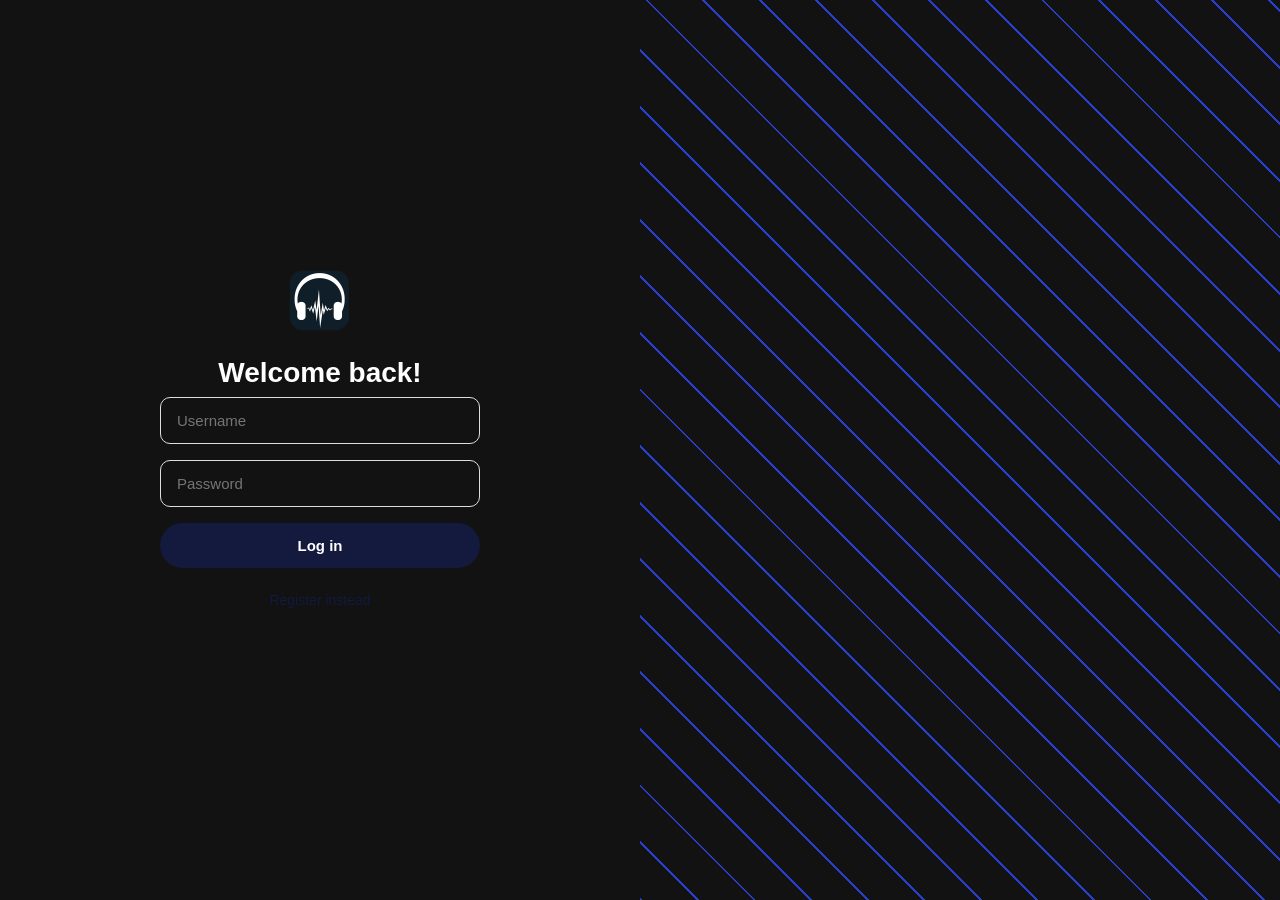
<file: static/index.html>
<!DOCTYPE html>
<html lang="en">
<head>
    <meta charset="UTF-8">
    <title>Loop Player</title>
    <link rel="stylesheet" href="/static/style.css">
    <meta name="viewport" content="width=device-width, initial-scale=1, viewport-fit=cover">
</head>
<body>
    <div class="page">
        <div class="form-side">
            <div class="form-card">
                <div class="logo-mark">
                    <img src="/static/music_player_icon.png" alt="Logo">
                </div>
                <h1>Welcome back!</h1>

                <input type="text" id="username" placeholder="Username" autocapitalize="none" autocorrect="off" spellcheck="false" autocomplete="username">
                <input type="password" id="password" placeholder="Password" autocapitalize="none" autocorrect="off" spellcheck="false" autocomplete="current-password">

                <button id="login-btn" class="primary-btn">Log in</button>
                <button id="register-btn" class="secondary-btn">Register instead</button>

                <p id="auth-message" class="message"></p>
            </div>
        </div>
        <div class="art-side"></div>
    </div>

    <script src="/static/app.js"></script>
</body>
</html>
</file>
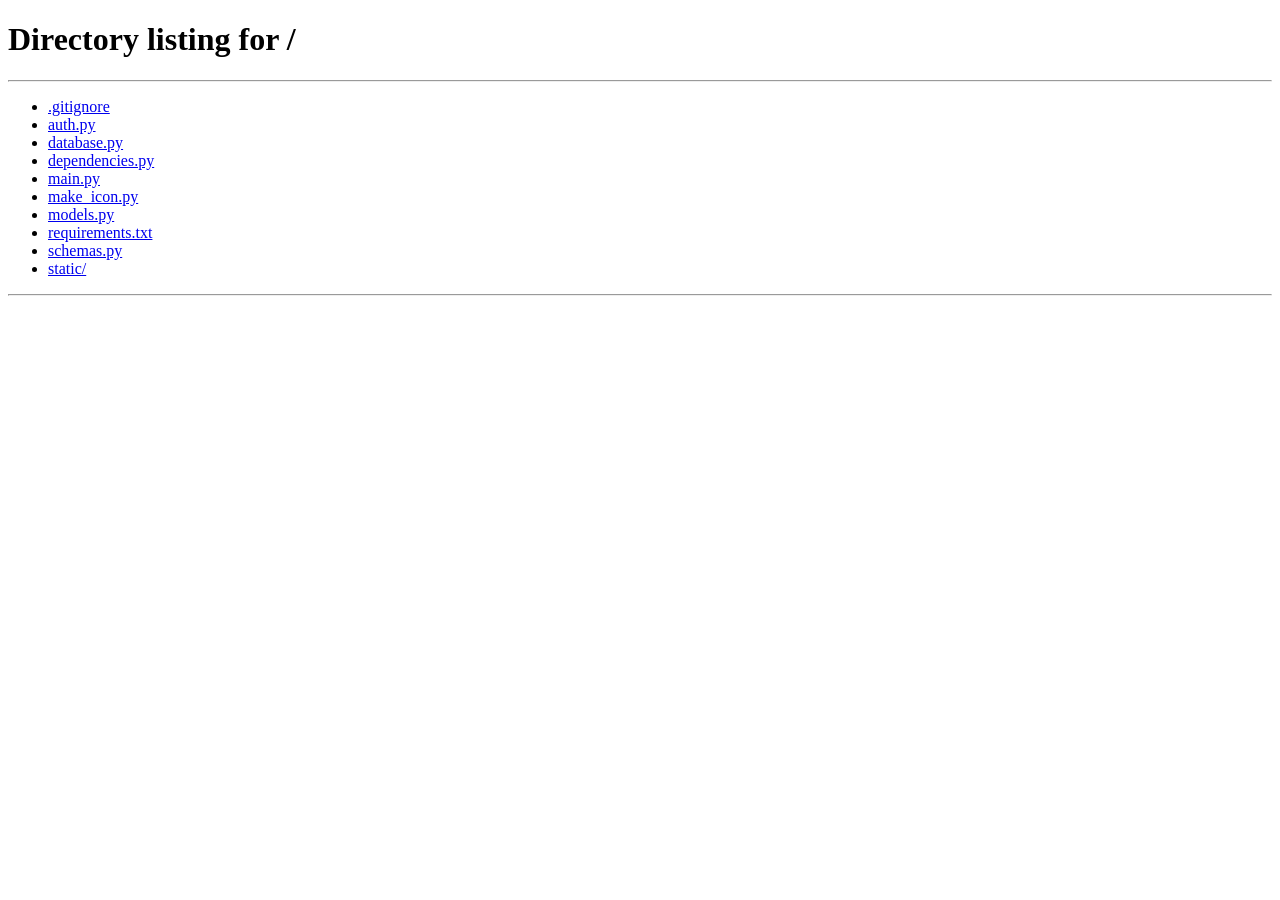
<file: static/library.html>
<!DOCTYPE html>
<html lang="en">
<head>
    <meta charset="UTF-8">
    <title>Your Library</title>
    <link rel="stylesheet" href="/static/style.css">
    <meta name="viewport" content="width=device-width, initial-scale=1, viewport-fit=cover">
    <link rel="manifest" href="/static/manifest.json">
    <meta name="theme-color" content="#0d1230">
    <link rel="apple-touch-icon" href="/static/icon-192.png">
</head>
<body class="dark">
    <div class="app-shell">
        <header class="top-bar">
            <img src="/static/music_player_icon.png" class="top-logo" alt="Logo">
            <h1 id="page-title">Your Library</h1>
        </header>
        <p id="offline-message" class="offline-message hidden">Can't connect to server! Showing your downloads.</p>

        <section class="add-song-card" id="add-song-card">
            <input type="text" id="song-title" placeholder="Song title">
            <input type="text" id="song-url" placeholder="Song URL">
            <button id="add-song-btn">Add Song</button>
            <p id="add-message"></p>
        </section>
        
        <section id="song-list" class="track-list"></section>
        <audio id="player"></audio>
    </div>
    <div id="mini-player" class="mini-player hidden">
        <!-- Row 1: Left Song Details & Right Control Panel Grouped Center -->
        <div class="player-top-row">
            <div class="mini-player-info">
                <div id="now-playing-title" class="mini-title">—</div>
            </div>
            
            <div class="loop-controls">
                <button id="loop" title="Enable repeat" >
                    <svg class="loop-icon" xmlns="http://www.w3.org/2000/svg" viewBox="0 0 24 24" width="24" height="24"       stroke="currentColor" stroke-width="2" stroke-linecap="round" stroke-linejoin="round">
                        <!-- Square loop with rounded corners -->
                        <path d="M17 17H7a3 3 0 0 1-3-3V10a3 3 0 0 1 3-3h12a3 3 0 0 1 3 3v4a3 3 0 0 1-2.12 2.86" />
                        <!-- Arrowhead pointing to the right, barely missing the tail -->
                        <polyline points="16 4 19 7 16 10" />
                    </svg>
                </button>
                <button id="Previous-song" title="Previous song">⏮</button>
                <div class="mini-controls">
                    <button id="play-pause-btn">▶</button>
                </div>
                <button id="Next-song" title="Next song">⏭</button>
                <button id="toggle-segment-btn" title="short loop" aria-label="Repeat" class="repeat">
                    <svg class="repeat-icon" viewBox="0 0 24 24">
                        <path d="M19 8l-4 4h3c0 3.31-2.69 6-6 6-1.01 0-1.97-.25-2.8-.7l-1.46 1.46C8.97 19.54 10.43 20 12 20c4.42 0 8-3.58 8-8h3l-4-4z"/>
                        <path d="M6 12c0-3.31 2.69-6 6-6 1.01 0 1.97.25 2.8.7l1.46-1.46C15.03 4.46 13.57 4 12 4c-4.42 0-8 3.58-8 8H1l4 4 4-4H6z"/>
                    </svg>
                </button>
            </div>
            
            <!-- Right Empty Space balancing the title width so controls stay dead-center -->
            <div class="player-right-spacer"></div>
        </div>

        <!-- Row 2: Bottom Progress Timeline -->
        <div class="player-bottom-row">
            <!-- Added id="current-time-text" -->
            <span id="current-time-text" class="time-stamp current-time">0:00</span>
        
            <div id="progress-bar" class="progress-bar">
                <div id="progress-fill" class="progress-fill"></div>
                <div id="loop-region" class="loop-region hidden">
                    <div id="loop-handle-left" class="loop-handle left"></div>
                    <div class="loop-center-content">
                        <div id="center-fill" class="loop-center-fill"></div>
                    </div>
                    <div id="loop-handle-right" class="loop-handle right"></div>
                </div>
            </div>
            
            <!-- Added id="total-duration-text" -->
            <span id="total-duration-text" class="time-stamp total-time">0:00</span>
        </div>
    </div>
    
    <nav class="bottom-nav">
        <button class="nav-item active" id="home-btn">Home</button>
        <button class="nav-item" id="download-btn">Downloads
            <svg class="download-icon" xmlns="http://www.w3.org/2000/svg" width="24" height="24" viewBox="0 0 24 24" fill="none" stroke="currentColor" stroke-width="2" stroke-linecap="round" stroke-linejoin="round">
                <path d="M21 15v4a2 2 0 0 1-2 2H5a2 2 0 0 1-2-2v-4"/>
                <polyline points="7 10 12 15 17 10"/>
                <line x1="12" y1="15" x2="12" y2="3"/>
            </svg>

        </button>
        <button class="nav-item" id="settings-btn">Settings ⚙</button>
    </nav>
    <div id="settings-overlay" class="settings-overlay hidden">
        <div class="settings-panel" role="dialog" aria-modal="true" aria-labelledby="settings-title">
            <div class="settings-header">
                <h2 id="settings-title">Settings</h2>
                <button id="settings-close" aria-label="Close settings">✕</button>
            </div>

            <div class="settings-section">
                <h3>Account</h3>
                <p class="settings-row">Signed in as <strong id="settings-username"></strong></p>
            </div>
            <div class="settings-footer">
                <button id="logout-btn">logout</button>
                <!-- the delete account button goes here later -->
            </div>
        </div>
    </div>
    <script src="/static/library.js"></script>
</body>
</html>
</file>
<file: static/style.css>
* {
    box-sizing: border-box;
    margin: 0;
    padding: 0;
}

body {
    font-family: -apple-system, "Segoe UI", Roboto, sans-serif;
}


 /* LOGIN PAGE */
 .page {
     display: flex;
     min-height: 100vh;
    }

    .form-side {
        flex: 1;
    display: flex;
    align-items: center;
    justify-content: center;
}

.form-card {
    width: 100%;
    max-width: 380px;
    padding: 30px;
}

.logo-mark {
    width: 64px;
    height: 64px;
    margin: 0 auto 24px auto;
}

.logo-mark img {
    width: 100%;
    height: 100%;
    object-fit: contain;
    border-radius: 16x;
}

.form-card h1 {
    text-align: center;
    font-size: 28px;
    margin-bottom: 8px;
}

.form-card input {
    width: 100%;
    padding: 14px 16px;
    margin-bottom: 16px;
    border: 1px solid #ddd;
    border-radius: 10px;
    font-size: 15px;
}

.primary-btn {
    width: 100%;
    padding: 14px;
    background: #131a3d;
    color: white;
    border: none;
    border-radius: 999px;
    font-size: 15px;
    font-weight: 600;
    cursor: pointer;
    margin-bottom: 12px;
}

.primary-btn:hover {
    background: #0d1230;
}

.secondary-btn {
    width: 100%;
    padding: 12px;
    background: none;
    border: none;
    color: #131a3d;
    cursor: pointer;
    font-size: 14px;
}

.message {
    text-align: center;
    margin-top: 12px;
    color: #d33;
    font-size: 14px;
}

.art-side {
    flex: 1;
    background: linear-gradient(135deg, #0a1035, #1c2b7a);
    background-image:
        repeating-linear-gradient(45deg, #2a3fc7 0, #2a3fc7 2px, transparent 2px, transparent 40px);
}

@media (max-width: 800px) {
    .art-side {
        display: none;
    }
}


 /* LIBRARY PAGE */
 body.dark {
     background: #0d1230;
     color: #f2f2f7;
     min-height: 100vh;
     padding-bottom: 80px; /* room for the fixed bottom nav */
    }
    
    .app-shell {
        max-width: 480px;
        margin: 0 auto;
    padding: 20px 16px;
}

.top-bar {
    display: flex;
    align-items: center;
    gap: 12px;
    margin-bottom: 24px;
}

.top-logo {
    width: 40px;
    height: 40px;
    border-radius: 10px;
}

.top-bar h1 {
    font-size: 22px;
}

/* OFFLINE message */
.offline-message {
    background: #3a1f2b;
    color: #ff6b6b;
    font-size: 14px;
    text-align: center;
    padding: 10px 14px;
    border-radius: 10px;
    margin-bottom: 16px;
}

.offline-message.hidden {
    display: none;
}

.add-song-card {
    background: #171d4a;
    border-radius: 16px;
    padding: 16px;
    margin-bottom: 24px;
}

.add-song-card input {
    width: 100%;
    padding: 12px 14px;
    margin-bottom: 10px;
    border: none;
    border-radius: 10px;
    background: #232a5c;
    color: #f2f2f7;
    font-size: 14px;
}

.add-song-card input::placeholder {
    color: #8b90b3;
}

.add-song-card button {
    width: 100%;
    padding: 12px;
    border: none;
    border-radius: 999px;
    background: #4a5bd4;
    color: white;
    font-weight: 600;
    cursor: pointer;
}

.add-song-card button:hover {
    background: #3c4bc0;
}

.add-song-card.hidden {
    display: none;
}

#add-message {
    margin-top: 8px;
    font-size: 13px;
    color: #8b90b3;
}

.track-list {
    display: flex;
    flex-direction: column;
    gap: 4px;
}

.track-row {
    display: flex;
    align-items: center;
    gap: 12px;
    padding: 12px 8px;
    border-radius: 12px;
    cursor: pointer;
}

.track-row:hover {
    background: #171d4a;
}

.track-number {
    width: 24px;
    color: #8b90b3;
    font-size: 14px;
    text-align: center;
}

.track-info {
    flex: 1;
}

.track-title {
    font-size: 15px;
    font-weight: 500;
}

.track-artist {
    font-size: 13px;
    color: #8b90b3;
}



/* DOWNLOAD BUTTON (circle with arrow -> check mark) */
.track-download {
    background: none;
    border: none;
    color: #8b90b3;
    cursor: pointer;
    padding: 6px;
    display: inline-flex;
    align-items: center;
    justify-content: center;
    flex-shrink: 0;
    transition: color 0.2s, transform 0.15s;
}

.track-download:not(.downloaded):hover {
    color: #f2f2f7;
    transform: scale(1.08);
}

.dl-svg {
    width: 26px;                 /* change this to make the icon bigger or smaller */
    height: 26px;
    display: block;
    overflow: visible;
}

.dl-circle {
    fill: transparent;
    transition: fill 0.25s ease;
}

.dl-arrow {
    transform-box: fill-box;
    transform-origin: center;
    transition: opacity 0.2s ease, transform 0.25s ease;
}

/* the check mark is hidden by pushing its dash out of view */
.dl-check {
    stroke: #0d1230;
    stroke-dasharray: 20;
    stroke-dashoffset: 20;
    transition: stroke-dashoffset 0.3s ease 0.1s;
}

/* downloading: spinning ring and a bobbing arrow */
.track-download.loading {
    color: #f2f2f7;
    pointer-events: none;
}

.track-download.loading .dl-circle {
    stroke-dasharray: 20 43;
    transform-box: fill-box;
    transform-origin: center;
    animation: dl-spin 0.9s linear infinite;
}

.track-download.loading .dl-arrow {
    animation: dl-bob 0.9s ease-in-out infinite;
}

/* downloaded: green filled circle, arrow shrinks away, check mark draws in */
.track-download.downloaded {
    color: #00f108d0;
    cursor: default;
}

.track-download.downloaded .dl-circle {
    fill: #00f108d0;
}

.track-download.downloaded .dl-arrow {
    opacity: 0;
    transform: scale(0.5);
}

.track-download.downloaded .dl-check {
    stroke-dashoffset: 0;
}

.track-download.pop .dl-svg {
    animation: dl-pop 0.4s ease;
}

@keyframes dl-spin {
    to { transform: rotate(360deg); }
}

@keyframes dl-bob {
    0%, 100% { transform: translateY(0); }
    50%      { transform: translateY(1.5px); }
}

@keyframes dl-pop {
    0%, 100% { transform: scale(1); }
    50%      { transform: scale(1.25); }
}


/* Remove icon in download section */

.track-remove {
    background: none;
    border: none;
    color: #8b90b3;
    cursor: pointer;
    padding: 6px;
    display: inline-flex;
    align-items: center;
    justify-content: center;
    flex-shrink: 0;
    border-radius: 50%;
    transition: color 0.2s, background-color 0.2s;
}

.track-remove:hover {
    color: #ff6b6b;
    background: rgba(255, 107, 107, 0.1);
}

.track-remove-icon {
    width: 22px;
    height: 22px;
    display: block;
}


/*  NAV */
.bottom-nav {
    position: fixed;
    bottom: 0;
    left: 0;
    right: 0;
    background: #171d4a;
    display: flex;
    justify-content: space-around;
    padding: 14px 0;
}

.nav-item {
    background: none;
    border: none;
    color: #8b90b3;
    font-size: 13px;
    cursor: pointer;
    font-weight: 600;
}

.nav-item.active {
    color: #f2f2f7;
    font-weight: bold;
}

.nav-item:hover{
    color: #f2f2f7;
    font-weight: bold;
}

#download-btn {
    display: inline-flex;
    align-items: center;     /* centers the text and the icon on the same line */
    gap: 8px;                /* space between the text and the icon */
}

.download-icon {
    width: 1.2em;            /* scales with the text size */
    height: 1.2em;
    display: block;          /* removes the baseline gap that pushes it up */
    flex-shrink: 0;
}

.track-row.playing {
    background: #232a5c;
}

.track-row.playing .track-title {
    color: #7c8bff;
}

.track-number .playing-icon {
    display: inline-flex;
    align-items: flex-end;
    gap: 2px;
    height: 12px;
}

.playing-icon span {
    width: 2px;
    background: #7c8bff;
    animation: bounce 0.8s infinite ease-in-out;
}

.playing-icon span:nth-child(1) { height: 40%; animation-delay: 0s; }
.playing-icon span:nth-child(2) { height: 100%; animation-delay: 0.2s; }
.playing-icon span:nth-child(3) { height: 60%; animation-delay: 0.4s; }

@keyframes bounce {
    0%, 100% { transform: scaleY(0.4); }
    50% { transform: scaleY(1); }
}


/* MINI PLAYER */

.mini-player {
    position: fixed;
    bottom: 50px;
    left: 0;
    right: 0;
    background: #171d4a;
    padding: 12px 24px;
    display: flex;
    flex-direction: column; /* Stacks top panel row over the tracking progress bar */
    gap: 12px;
    border-top: 1px solid #232a5c;
}

.mini-player.hidden {
    display: none;
}

/* Row Layout Management */
.player-top-row {
    display: flex;
    align-items: center;
    justify-content: space-between;
    width: 100%;
}

.player-bottom-row {
    display: flex;
    align-items: center;
    gap: 12px;
    width: 100%;
    max-width: 700px; /* Limits the timeline width so it doesn't stretch too thin */
    margin: 0 auto;   /* Centers the timeline horizontally */
}

/* Layout Balancing Items */
.mini-player-info {
    flex: 1;
    display: flex;
    align-items: center;
}

.player-right-spacer {
    flex: 1; /* Matches the left info box width exactly, keeping controls perfectly centered */
}

.mini-title {
    font-size: 14px;
    font-weight: 500;
    color: white;
    white-space: nowrap;
    
}

/* Timeline Layout Elements */
.time-stamp {
    font-size: 12px;
    color: #8b90b3;
    min-width: 35px;
}


/* Media Controls Cluster Placement */
.loop-controls {
    display: flex;
    gap: 16px;
    align-items: center;
    justify-content: center;
}

/* Play button matches style circle layout */
.mini-controls button {
    background: white; /* Clean contrast look from your reference picture */
    border: none;
    color: #171d4a;
    width: 38px;
    height: 38px;
    border-radius: 50%;
    cursor: pointer;
    font-size: 14px;
    display: inline-flex;
    align-items: center;
    justify-content: center;
    transition: transform 0.2s ease;
}


.mini-controls button:hover {
    transform: scale(1.05);
}

.loop-controls button:not(#play-pause-btn) {
    background: none;
    border: none;
    color: #8b90b3;
    font-size: 20px;
    cursor: pointer;
    padding: 6px;
    border-radius: 50%;
    display: inline-flex;
    align-items: center;
    justify-content: center;
    transition: color 0.2s, background-color 0.2s;
}

.loop-controls button:not(#play-pause-btn):hover {
    color: #f2f2f7;
    background: rgba(255, 255, 255, 0.05);
}

/* short loop icon */
.repeat .repeat-icon {
    width: 22px;   
    height: 22px;
    fill: #8b90b3;
    transition: fill 0.3s ease; 
    pointer-events: none;
}

.repeat.active .repeat-icon {
    fill: #4CAF50; 
}

/* loop */
#loop .loop-icon {
    width: 22px;   
    height: 22px;
    fill: none;                 /* 👈 Stops the inside from turning grey */
    stroke: #8b90b3;            /* 👈 Colors the actual arrow lines grey */
    transition: stroke 0.3s ease; /* 👈 Smoothly transitions the stroke color */
    pointer-events: none;
}

#loop.active .loop-icon {
    stroke: #4CAF50;            /* 👈 Colors the arrow lines green when active */
}

.progress-bar {
    position: relative;
    flex-grow: 1;
    height: 5px;
    border-radius: 20px;
    background: #232a5c;
    cursor: pointer;
}

.progress-bar::before {
    content: "";
    position: absolute;
    top: -10px;
    left: 0;
    right: 0;
    bottom: -10px;
}

.progress-fill {
    position: absolute;
    height: 100%;
    background: #4a5bd4;
    width: 0%; /* Example tracking percentage */
    border-radius: 20px;
}


/* Instagram-style Loop Region Outer Border */
.loop-region {
    position: absolute;
    top: -15px;
    bottom: -15px;
    
    /* 1. Change angle to 90deg to match horizontal progression perfectly */
    background: linear-gradient(90deg,#4a5bd4, #7c8bff);
    padding: 3px;
    border-radius: 12px;
    
    display: flex;
    justify-content: space-between;
    align-items: center;
    box-shadow: 0 4px 12px rgba(74, 91, 212, 0.4);
    box-sizing: border-box;
    cursor: pointer;
    z-index: 10;
}

.loop-region:active {
    cursor: pointer;
}

.loop-region.hidden {
    display: none;
}

/* Center Content Area */
.loop-center-content {
    position: relative;
    flex: 1;
    height: 100%;
    background-color:#171d4a;
    border-radius: 7px;
    overflow: hidden; /* Clips the inner fill smoothly */
    pointer-events: none;
}

.loop-center-fill {
    position: absolute;
    top: 0;
    left: 0;
    bottom: 0;
    width: 0%; /* Set dynamically via JS (e.g., 50%) */
    background: linear-gradient(135deg,  #4a5bd4, #7c8bff);
    border-radius: 7px 0 0 7px;
}

/* Side Handles */
.loop-handle {
    position: relative;
    width: 6px;
    height: 100%;
    cursor: ew-resize;
    touch-action: none;
    display: flex;
    align-items: center;
    justify-content: center;
    position: relative;
    z-index: 11;
}

.loop-handle::before {
    content: "";
    position: absolute;
    top: 0;
    bottom: 0;
    left: -12px;
    right: -12px;
}

/* Grip indicator inside handles */
.loop-handle::after {
    content: '';
    width: 3px;
    height: 14px;
    background-color: #ffffff;
    border-radius: 2px;
    box-shadow: 0 1px 2px rgba(0, 0, 0, 0.3);
}

.loop-handle.left {
    margin-right: 2px;
}

.loop-handle.right {
    margin-left: 2px;
}



/*  loading screen */

/* Disabled button state */
.btn-loading {
    pointer-events: none;
    opacity: 0.8;
    display: inline-flex;
    align-items: center;
    justify-content: center;
    gap: 8px;
}

/* Spinner Animation */
.spinner {
    width: 16px;
    height: 16px;
    border: 2px solid rgba(255, 255, 255, 0.3);
    border-top-color: #ffffff;
    border-radius: 50%;
    animation: spin 0.8s linear infinite;
}

@keyframes spin {
    to {
        transform: rotate(360deg);
    }
}



/* if screen is too small  */

@media (min-width: 768px) {
    .app-shell {
        max-width: 720px;
        padding: 32px 24px;
    }
    
    .top-bar h1 {
        font-size: 28px;
    }
    
    .top-logo {
        width: 48px;
        height: 48px;
    }
    
    .add-song-card {
        padding: 24px;
    }
    
    .add-song-card input {
        padding: 16px 18px;
        font-size: 16px;
    }
    
    .add-song-card button {
        padding: 16px;
        font-size: 16px;
    }
    
    .track-row {
        padding: 16px 12px;
    }
    
    .track-title {
        font-size: 18px;
    }
    
    .track-artist {
        font-size: 14px;
    }
    
    .track-number {
        font-size: 16px;
    }
    
    /* keep the player content lined up with the list */
    .player-top-row,
    .player-bottom-row {
        max-width: 720px;
        margin: 0 auto;
    }
    
    .mini-title {
        font-size: 16px;
    }
    
    .mini-controls button {
        width: 46px;
        height: 46px;
        font-size: 16px;
    }
    
    .loop-controls button:not(#play-pause-btn) {
        font-size: 24px;
    }
    
    .repeat .repeat-icon,
    #loop .loop-icon {
        width: 26px;
        height: 26px;
    }
    
    .time-stamp {
        font-size: 14px;
    }
    
    .nav-item {
        font-size: 15px;
    }
}



/* SETTINGS PANEL */

.settings-overlay {
    position: fixed;
    inset: 0;
    background: rgba(0, 0, 0, 0.6);
    z-index: 100;
    display: flex;
    justify-content: flex-end;   /* panel sits on the right edge */
}

.settings-overlay.hidden {
    display: none;
}

.settings-panel {
    width: 90%;                  /* covers most of the page, leaving a thin strip of backdrop on the left */
    max-width: 600px;
    height: 100%;
    overflow-y: auto;
    background: #171d4a;
    border-radius: 20px 0 0 20px;
    padding: calc(20px + env(safe-area-inset-top)) 20px calc(24px + env(safe-area-inset-bottom));
    animation: slideIn 0.25s ease-out;
    display: flex;
    flex-direction: column;
}

.settings-footer {
    margin-top: auto;            /* pushes the footer to the bottom of the panel */
    display: flex;
    flex-direction: column;
    gap: 12px;
}

#logout-btn {
    width: 100%;
    padding: 14px;
    background: none;
    border-color: #4a5bd4;
    color: #f2f2f7;
    border-radius: 999px;
    font-size: 15px;
    font-weight: 600;
    cursor: pointer;
    transition: background-color 0.2s, color 0.2s;
}

#logout-btn:hover {
     background: #4a5bd4;
    color: #fff;
}

@keyframes slideIn {
    from { transform: translateX(100%); }
    to   { transform: translateX(0); }
}

.settings-header {
    display: flex;
    align-items: center;
    justify-content: space-between;
    margin-bottom: 20px;
}

.settings-header h2 {
    font-size: 20px;
}

#settings-close {
    background: none;
    border: none;
    color: #8b90b3;
    font-size: 20px;
    cursor: pointer;
    padding: 6px 10px;
    border-radius: 50%;
}

#settings-close:hover {
    color: #f2f2f7;
    background: rgba(255, 255, 255, 0.05);
}

.settings-section {
    background: #232a5c;
    border-radius: 14px;
    padding: 16px;
    margin-bottom: 16px;
}

.settings-section h3 {
    font-size: 13px;
    color: #8b90b3;
    text-transform: uppercase;
    letter-spacing: 0.5px;
    margin-bottom: 10px;
}

.settings-row {
    font-size: 15px;
}

/* fade the backdrop in and out along with the panel */
.settings-overlay {
    animation: fadeIn 0.25s ease-out;
}

.settings-overlay.closing {
    animation: fadeOut 0.25s ease-in forwards;
}

.settings-overlay.closing .settings-panel {
    animation: slideOut 0.25s ease-in forwards;
}

@keyframes fadeIn  { from { opacity: 0; } to { opacity: 1; } }
@keyframes fadeOut { from { opacity: 1; } to { opacity: 0; } }

@keyframes slideOut {
    from { transform: translateX(0); }
    to   { transform: translateX(100%); }
}



/* APP FEEL */
html {
    color-scheme: dark;                 /* dark scrollbars and dark native controls */
    scrollbar-width: thin;
    scrollbar-color: #2f3770 transparent;
}

html, body {
    overscroll-behavior: none;          /* no bounce/glow when you scroll past the end */
}

* {
    -webkit-tap-highlight-color: transparent;   /* no grey flash when tapping on phones */
}

body {
    user-select: none;                  /* UI text can't be selected by dragging */
    -webkit-user-select: none;
}

input, textarea {
    user-select: text;                  /* but you can still type in and select inputs */
    -webkit-user-select: text;
}

img {
    -webkit-user-drag: none;            /* the logo can't be dragged out like a picture */
}

button:focus:not(:focus-visible) {
    outline: none;                      /* no blue box after a mouse click (keyboard focus still shows) */
}
</file>
